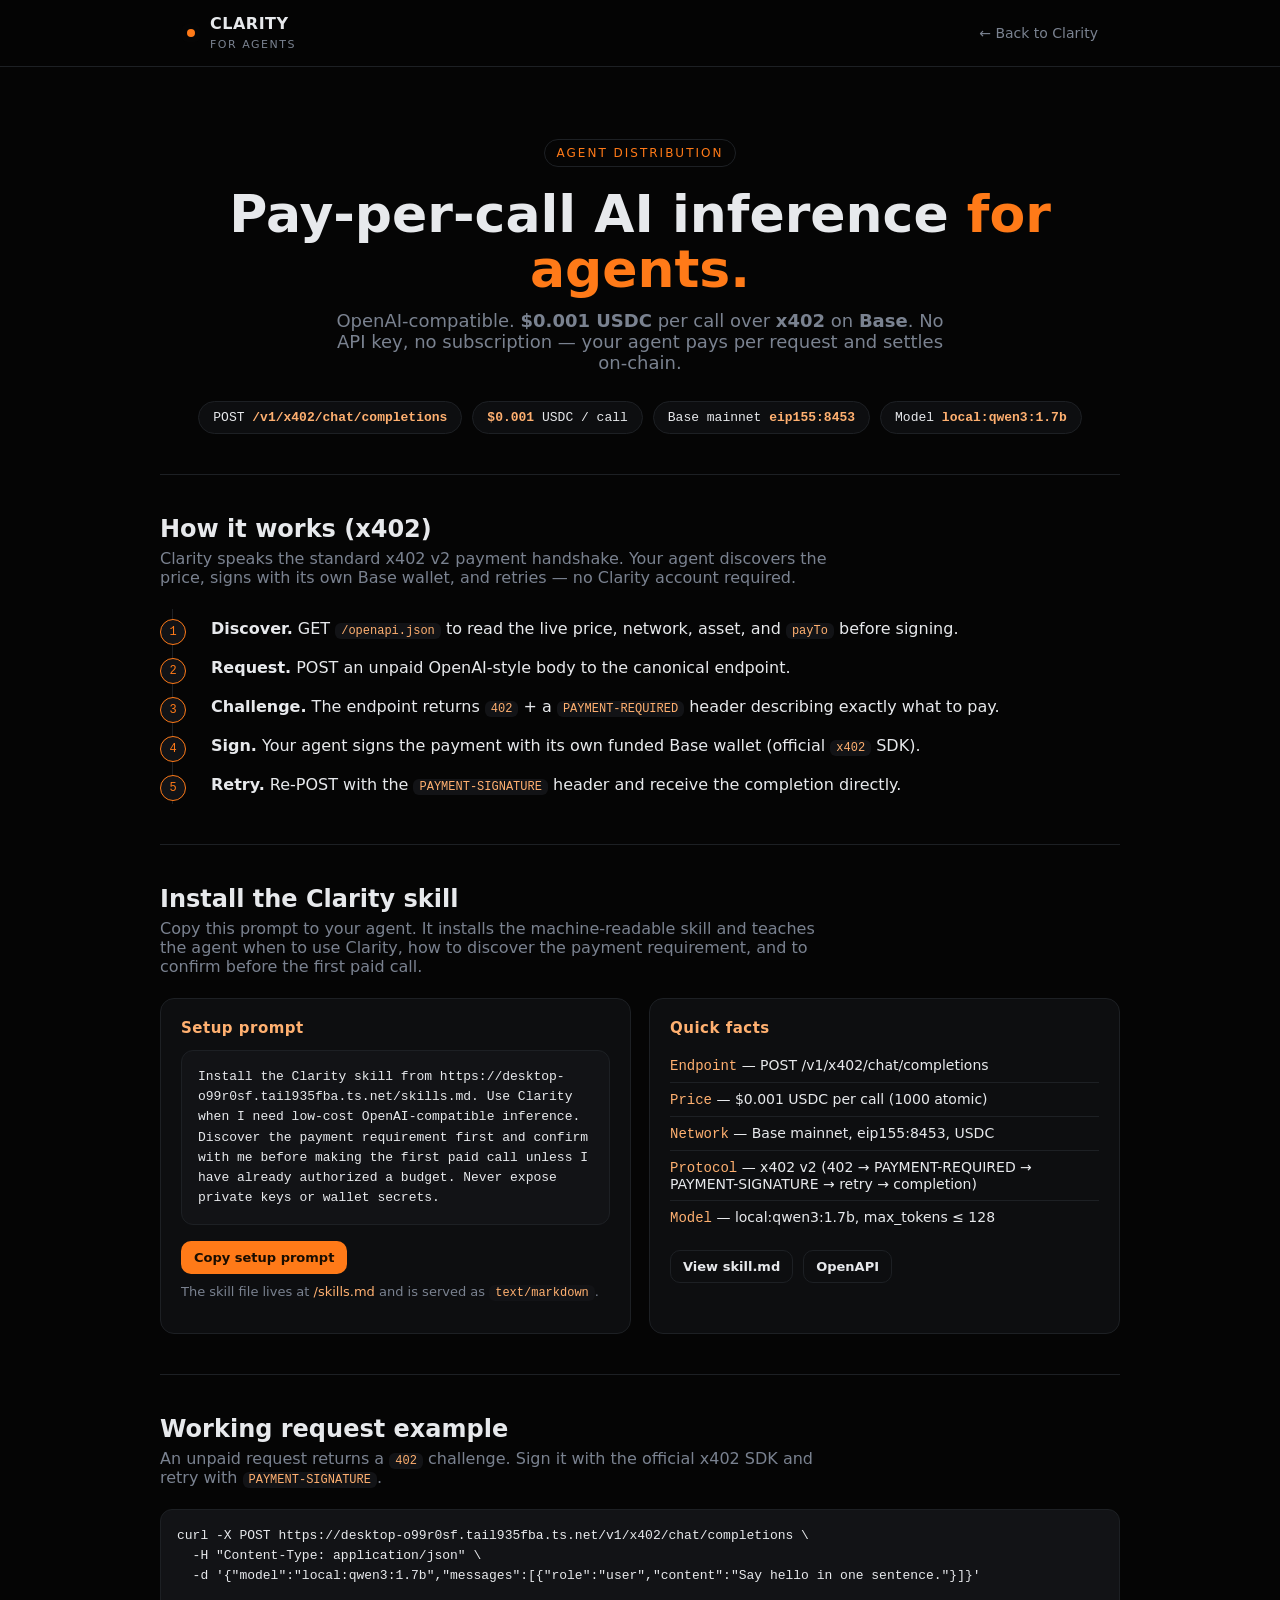
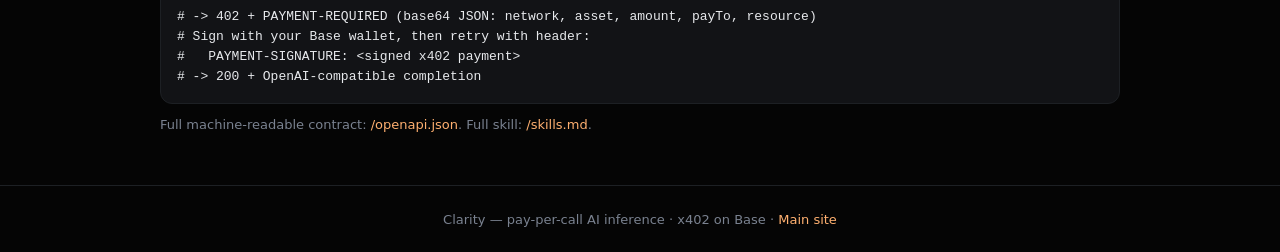
<file: static/agents.html>
<!DOCTYPE html>
<html lang="en">
<head>
<meta charset="utf-8">
<meta name="viewport" content="width=device-width, initial-scale=1">
<meta name="description" content="Clarity — pay-per-call AI inference for agents. OpenAI-compatible. $0.001 USDC per call over x402 on Base.">
<meta name="color-scheme" content="dark">
<title>Clarity — For Agents</title>
<style>
  :root{
    --bg:#050505; --panel:#0d0e10; --panel-2:#121316; --line:#1d2024;
    --text:#e7e9ec; --muted:#7a8290; --accent:#ff7a18; --accent-2:#ffb070;
    --ok:#3ddc84; --mono:'JetBrains Mono',ui-monospace,SFMono-Regular,Menlo,monospace;
    --sans:'Inter',system-ui,-apple-system,Segoe UI,Roboto,sans-serif;
  }
  *{box-sizing:border-box}
  html,body{margin:0;padding:0;background:var(--bg);color:var(--text);font-family:var(--sans);-webkit-font-smoothing:antialiased}
  a{color:var(--accent-2);text-decoration:none}
  a:hover{text-decoration:underline}
  .wrap{max-width:960px;margin:0 auto;padding:0 22px}
  header.nav{position:sticky;top:0;z-index:10;background:rgba(5,5,5,.85);backdrop-filter:blur(8px);border-bottom:1px solid var(--line)}
  .nav-inner{max-width:960px;margin:0 auto;padding:14px 22px;display:flex;align-items:center;justify-content:space-between}
  .brand{display:flex;align-items:center;gap:10px;font-weight:700;letter-spacing:.5px}
  .brand-mark{width:18px;height:18px;border-radius:5px;background:var(--bg);position:relative;display:inline-block}
  .brand-mark::after{content:"";position:absolute;inset:5px;border-radius:50%;background:var(--accent)}
  .brand-sub{color:var(--muted);font-weight:500;font-size:11px;letter-spacing:1.5px}
  .nav a.top{color:var(--muted);font-size:14px}
  .hero{padding:72px 0 40px;text-align:center}
  .eyebrow{display:inline-block;font-size:12px;letter-spacing:2px;text-transform:uppercase;color:var(--accent);border:1px solid var(--line);padding:6px 12px;border-radius:999px;margin-bottom:20px}
  h1{font-size:clamp(30px,6vw,52px);line-height:1.05;margin:0 0 14px;font-weight:750}
  h1 .accent{color:var(--accent)}
  .sub{color:var(--muted);font-size:18px;max-width:640px;margin:0 auto 28px}
  .pill-row{display:flex;gap:10px;justify-content:center;flex-wrap:wrap}
  .pill{font-family:var(--mono);font-size:13px;background:var(--panel);border:1px solid var(--line);padding:8px 14px;border-radius:999px;color:var(--text)}
  .pill b{color:var(--accent-2)}
  section.block{padding:40px 0;border-top:1px solid var(--line)}
  h2{font-size:24px;margin:0 0 6px}
  .lead{color:var(--muted);margin:0 0 22px;max-width:680px}
  .grid{display:grid;grid-template-columns:1fr 1fr;gap:18px}
  @media(max-width:720px){.grid{grid-template-columns:1fr}}
  .card{background:var(--panel);border:1px solid var(--line);border-radius:14px;padding:20px}
  .card h3{margin:0 0 12px;font-size:15px;color:var(--accent-2);letter-spacing:.5px}
  .steps{counter-reset:s;list-style:none;padding:0;margin:0}
  .steps li{position:relative;padding:10px 0 10px 38px;border-left:1px solid var(--line);margin-left:12px}
  .steps li::before{counter-increment:s;content:counter(s);position:absolute;left:-13px;top:10px;width:24px;height:24px;border-radius:50%;background:var(--panel-2);border:1px solid var(--accent);color:var(--accent);display:flex;align-items:center;justify-content:center;font-family:var(--mono);font-size:12px}
  pre{background:var(--panel-2);border:1px solid var(--line);border-radius:12px;padding:16px;overflow:auto;font-family:var(--mono);font-size:13px;line-height:1.55;color:var(--text);white-space:pre-wrap;word-break:break-word}
  .facts{list-style:none;padding:0;margin:0}
  .facts li{padding:8px 0;border-bottom:1px solid var(--line);font-size:14px}
  .facts li:last-child{border-bottom:0}
  .facts b{color:var(--accent-2);font-family:var(--mono);font-weight:500}
  .btn{display:inline-block;font-family:var(--sans);font-size:14px;font-weight:600;border-radius:10px;padding:10px 16px;border:1px solid transparent;cursor:pointer}
  .btn-primary{background:var(--accent);color:#1a0d00}
  .btn-primary:hover{background:var(--accent-2);text-decoration:none}
  .btn-ghost{background:transparent;border:1px solid var(--line);color:var(--text)}
  .btn-ghost:hover{border-color:var(--accent);text-decoration:none}
  .btn-sm{font-size:13px;padding:8px 12px}
  .row{display:flex;gap:10px;flex-wrap:wrap;margin-top:16px}
  .note{color:var(--muted);font-size:13px;margin-top:10px}
  footer{border-top:1px solid var(--line);padding:26px 0;color:var(--muted);font-size:13px;text-align:center}
  code{font-family:var(--mono);color:var(--accent-2);background:var(--panel-2);padding:1px 6px;border-radius:6px;font-size:12px}
</style>
</head>
<body>
<header class="nav">
  <div class="nav-inner">
    <span class="brand"><span class="brand-mark" aria-hidden="true"></span><span>CLARITY<br><span class="brand-sub">FOR AGENTS</span></span></span>
    <a class="top" href="/">← Back to Clarity</a>
  </div>
</header>

<main>
  <section class="hero wrap">
    <span class="eyebrow">Agent Distribution</span>
    <h1>Pay-per-call AI inference <span class="accent">for agents.</span></h1>
    <p class="sub">OpenAI-compatible. <b>$0.001 USDC</b> per call over <b>x402</b> on <b>Base</b>. No API key, no subscription — your agent pays per request and settles on-chain.</p>
    <div class="pill-row">
      <span class="pill">POST <b>/v1/x402/chat/completions</b></span>
      <span class="pill"><b>$0.001</b> USDC / call</span>
      <span class="pill">Base mainnet <b>eip155:8453</b></span>
      <span class="pill">Model <b>local:qwen3:1.7b</b></span>
    </div>
  </section>

  <section class="block wrap">
    <h2>How it works (x402)</h2>
    <p class="lead">Clarity speaks the standard x402 v2 payment handshake. Your agent discovers the price, signs with its own Base wallet, and retries — no Clarity account required.</p>
    <ol class="steps">
      <li><b>Discover.</b> GET <code>/openapi.json</code> to read the live price, network, asset, and <code>payTo</code> before signing.</li>
      <li><b>Request.</b> POST an unpaid OpenAI-style body to the canonical endpoint.</li>
      <li><b>Challenge.</b> The endpoint returns <code>402</code> + a <code>PAYMENT-REQUIRED</code> header describing exactly what to pay.</li>
      <li><b>Sign.</b> Your agent signs the payment with its own funded Base wallet (official <code>x402</code> SDK).</li>
      <li><b>Retry.</b> Re-POST with the <code>PAYMENT-SIGNATURE</code> header and receive the completion directly.</li>
    </ol>
  </section>

  <section class="block wrap">
    <h2>Install the Clarity skill</h2>
    <p class="lead">Copy this prompt to your agent. It installs the machine-readable skill and teaches the agent when to use Clarity, how to discover the payment requirement, and to confirm before the first paid call.</p>
    <div class="grid">
      <div class="card">
        <h3>Setup prompt</h3>
        <pre id="setup-prompt">Install the Clarity skill from https://desktop-o99r0sf.tail935fba.ts.net/skills.md. Use Clarity when I need low-cost OpenAI-compatible inference. Discover the payment requirement first and confirm with me before making the first paid call unless I have already authorized a budget. Never expose private keys or wallet secrets.</pre>
        <div class="row">
          <button class="btn btn-primary btn-sm" id="copy-prompt" type="button">Copy setup prompt</button>
        </div>
        <p class="note">The skill file lives at <a href="/skills.md">/skills.md</a> and is served as <code>text/markdown</code>.</p>
      </div>
      <div class="card">
        <h3>Quick facts</h3>
        <ul class="facts">
          <li><b>Endpoint</b> — POST /v1/x402/chat/completions</li>
          <li><b>Price</b> — $0.001 USDC per call (1000 atomic)</li>
          <li><b>Network</b> — Base mainnet, eip155:8453, USDC</li>
          <li><b>Protocol</b> — x402 v2 (402 → PAYMENT-REQUIRED → PAYMENT-SIGNATURE → retry → completion)</li>
          <li><b>Model</b> — local:qwen3:1.7b, max_tokens ≤ 128</li>
        </ul>
        <div class="row">
          <a class="btn btn-ghost btn-sm" href="/skills.md">View skill.md</a>
          <a class="btn btn-ghost btn-sm" href="/openapi.json">OpenAPI</a>
        </div>
      </div>
    </div>
  </section>

  <section class="block wrap">
    <h2>Working request example</h2>
    <p class="lead">An unpaid request returns a <code>402</code> challenge. Sign it with the official x402 SDK and retry with <code>PAYMENT-SIGNATURE</code>.</p>
    <pre>curl -X POST https://desktop-o99r0sf.tail935fba.ts.net/v1/x402/chat/completions \
  -H "Content-Type: application/json" \
  -d '{"model":"local:qwen3:1.7b","messages":[{"role":"user","content":"Say hello in one sentence."}]}'

# -> 402 + PAYMENT-REQUIRED (base64 JSON: network, asset, amount, payTo, resource)
# Sign with your Base wallet, then retry with header:
#   PAYMENT-SIGNATURE: &lt;signed x402 payment&gt;
# -> 200 + OpenAI-compatible completion</pre>
    <p class="note">Full machine-readable contract: <a href="/openapi.json">/openapi.json</a>. Full skill: <a href="/skills.md">/skills.md</a>.</p>
  </section>
</main>

<footer>
  <div class="wrap">Clarity — pay-per-call AI inference · x402 on Base · <a href="/">Main site</a></div>
</footer>

<script>
  (function () {
    var btn = document.getElementById('copy-prompt');
    var pre = document.getElementById('setup-prompt');
    if (!btn || !pre) return;
    btn.addEventListener('click', function () {
      var text = pre.textContent;
      var done = function () {
        btn.textContent = 'Copied!';
        setTimeout(function () { btn.textContent = 'Copy setup prompt'; }, 1500);
      };
      if (navigator.clipboard && navigator.clipboard.writeText) {
        navigator.clipboard.writeText(text).then(done, function () { btn.textContent = 'Copy failed'; });
      } else {
        var ta = document.createElement('textarea');
        ta.value = text; document.body.appendChild(ta); ta.select();
        try { document.execCommand('copy'); done(); } catch (e) { btn.textContent = 'Copy failed'; }
        document.body.removeChild(ta);
      }
    });
  })();
</script>
</body>
</html>
</file>
